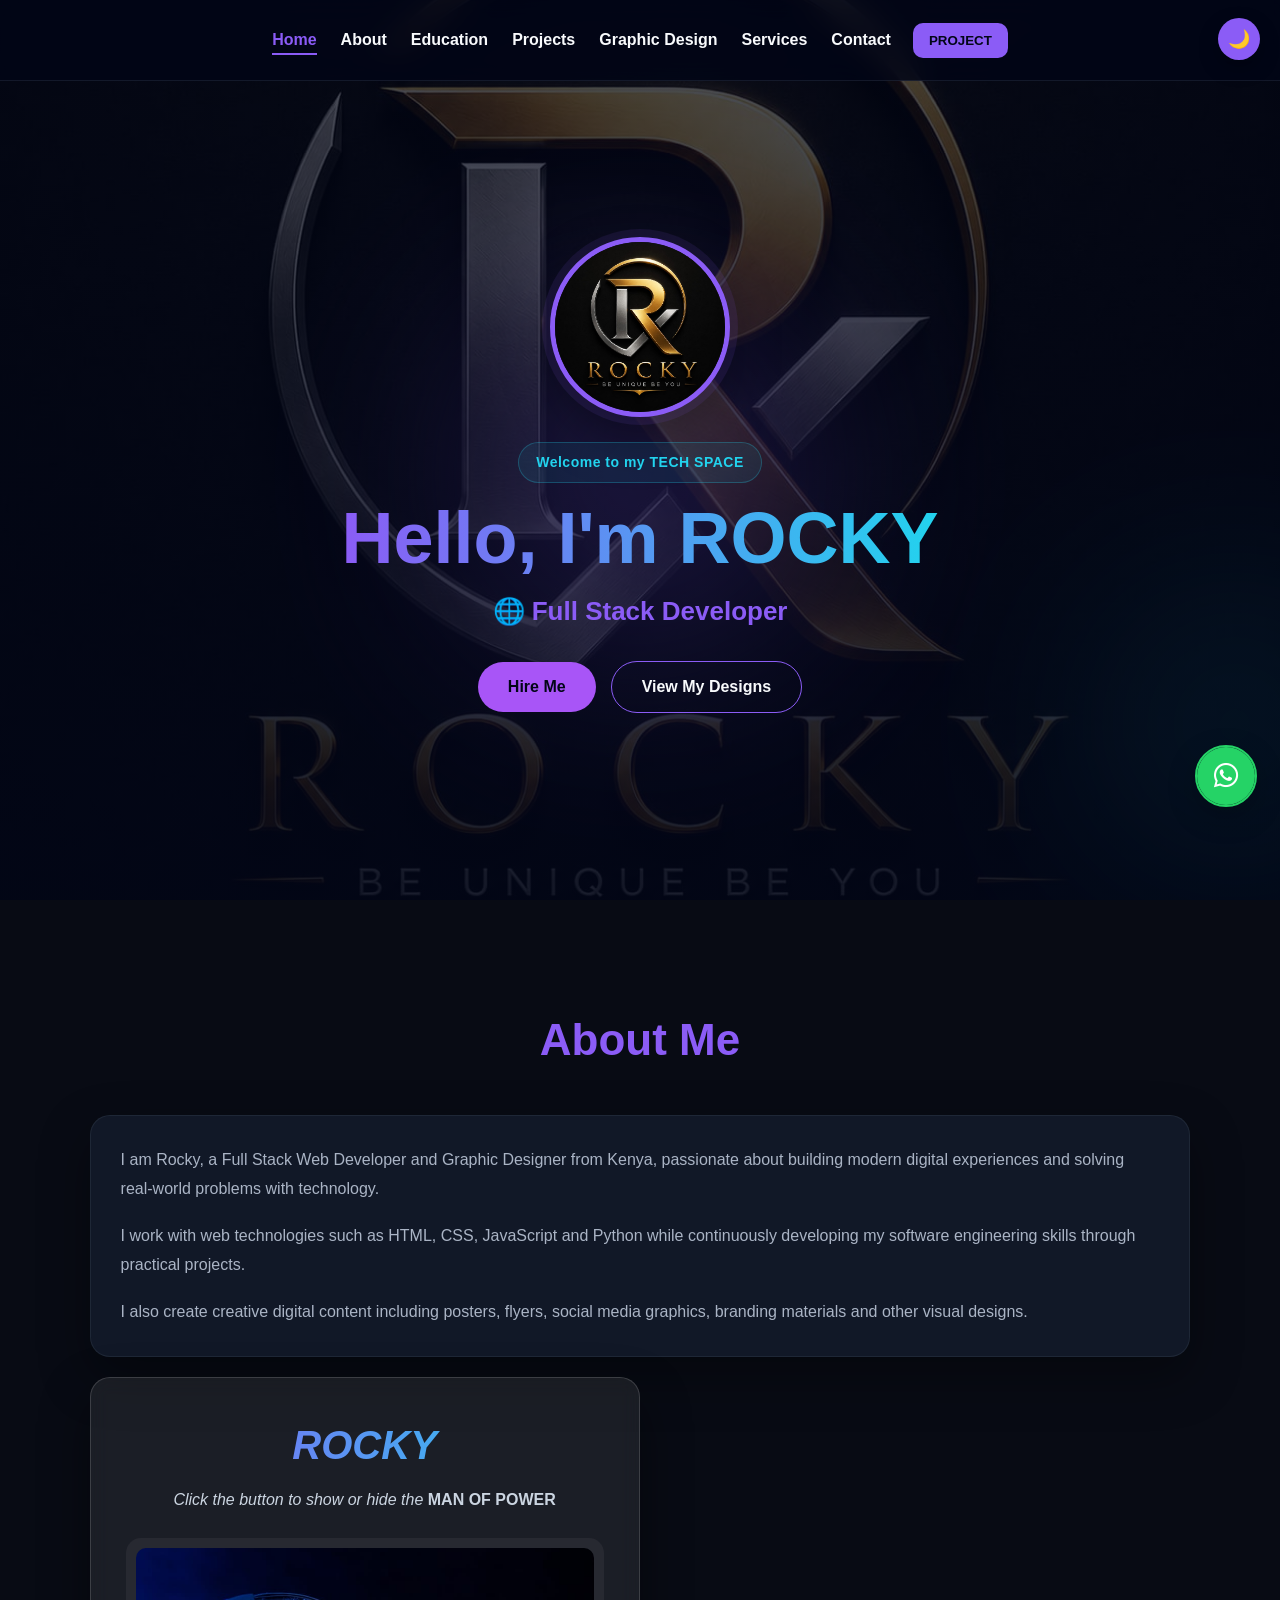
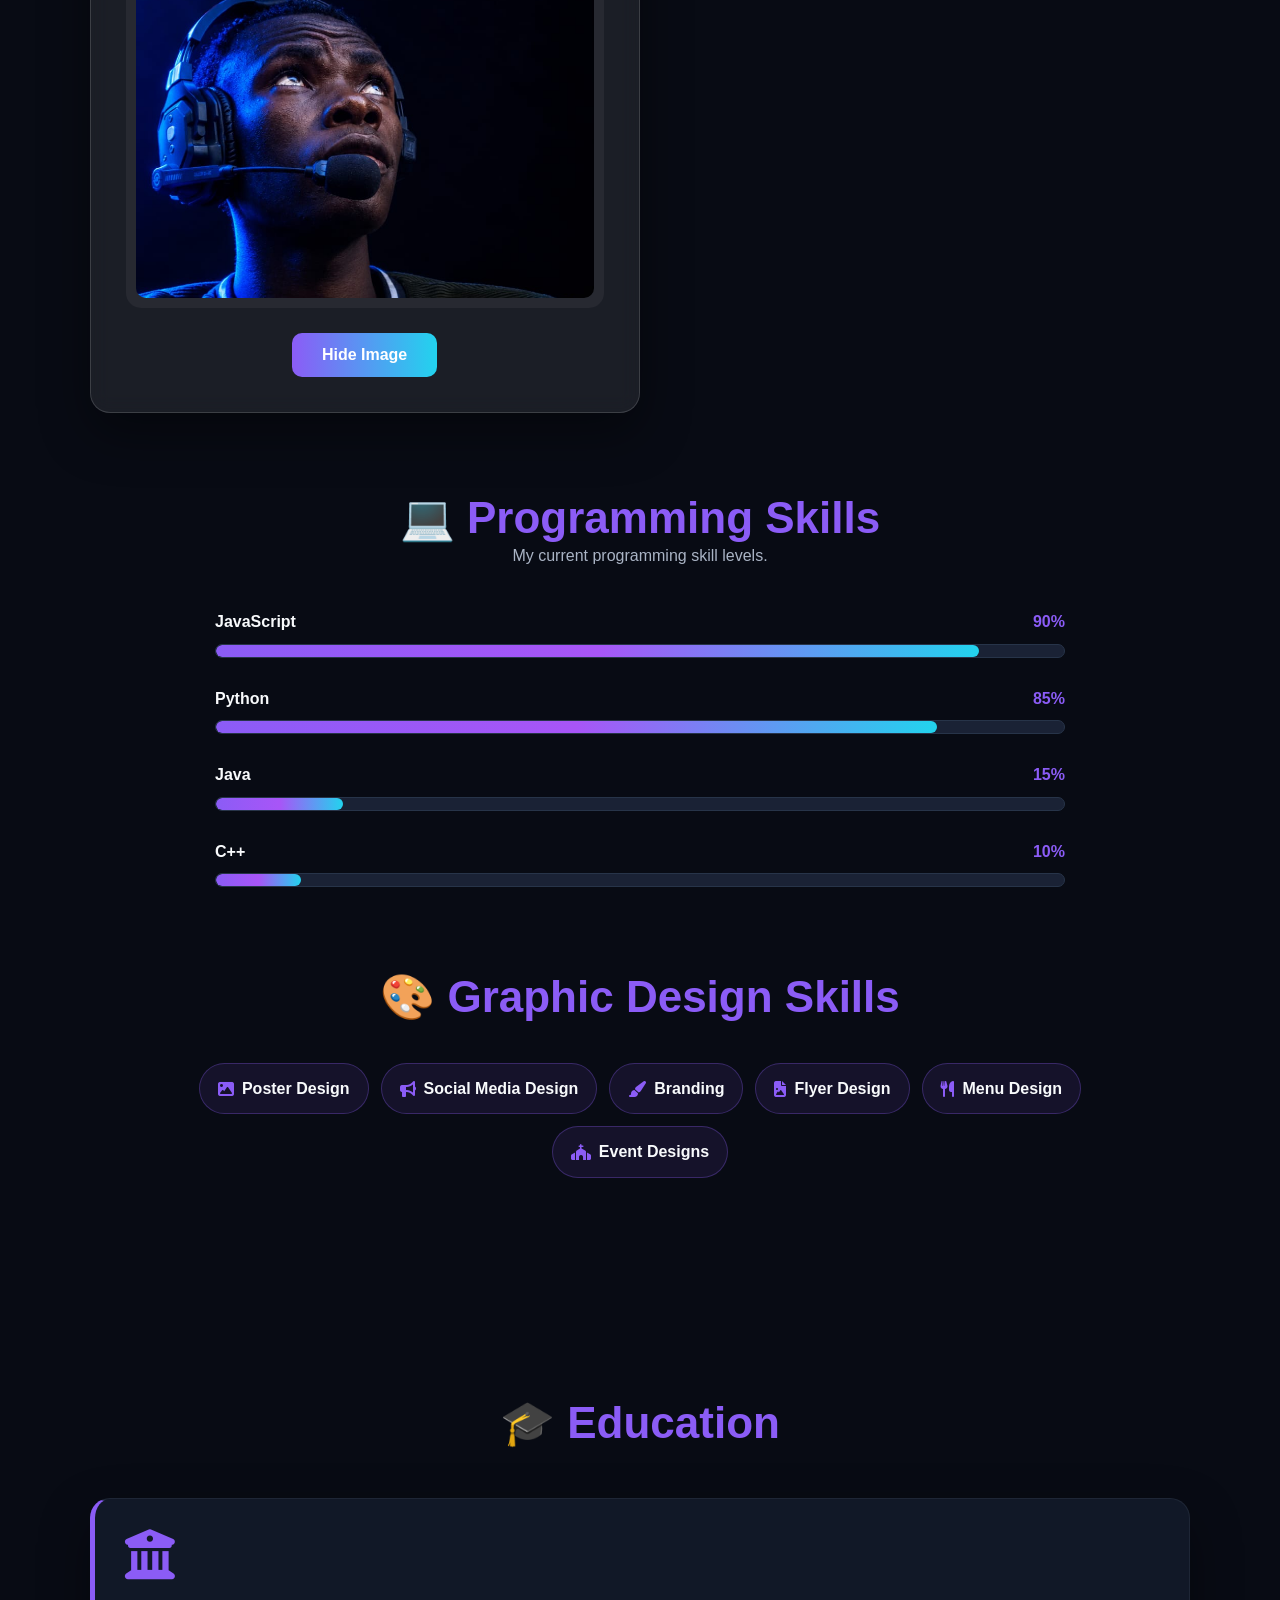
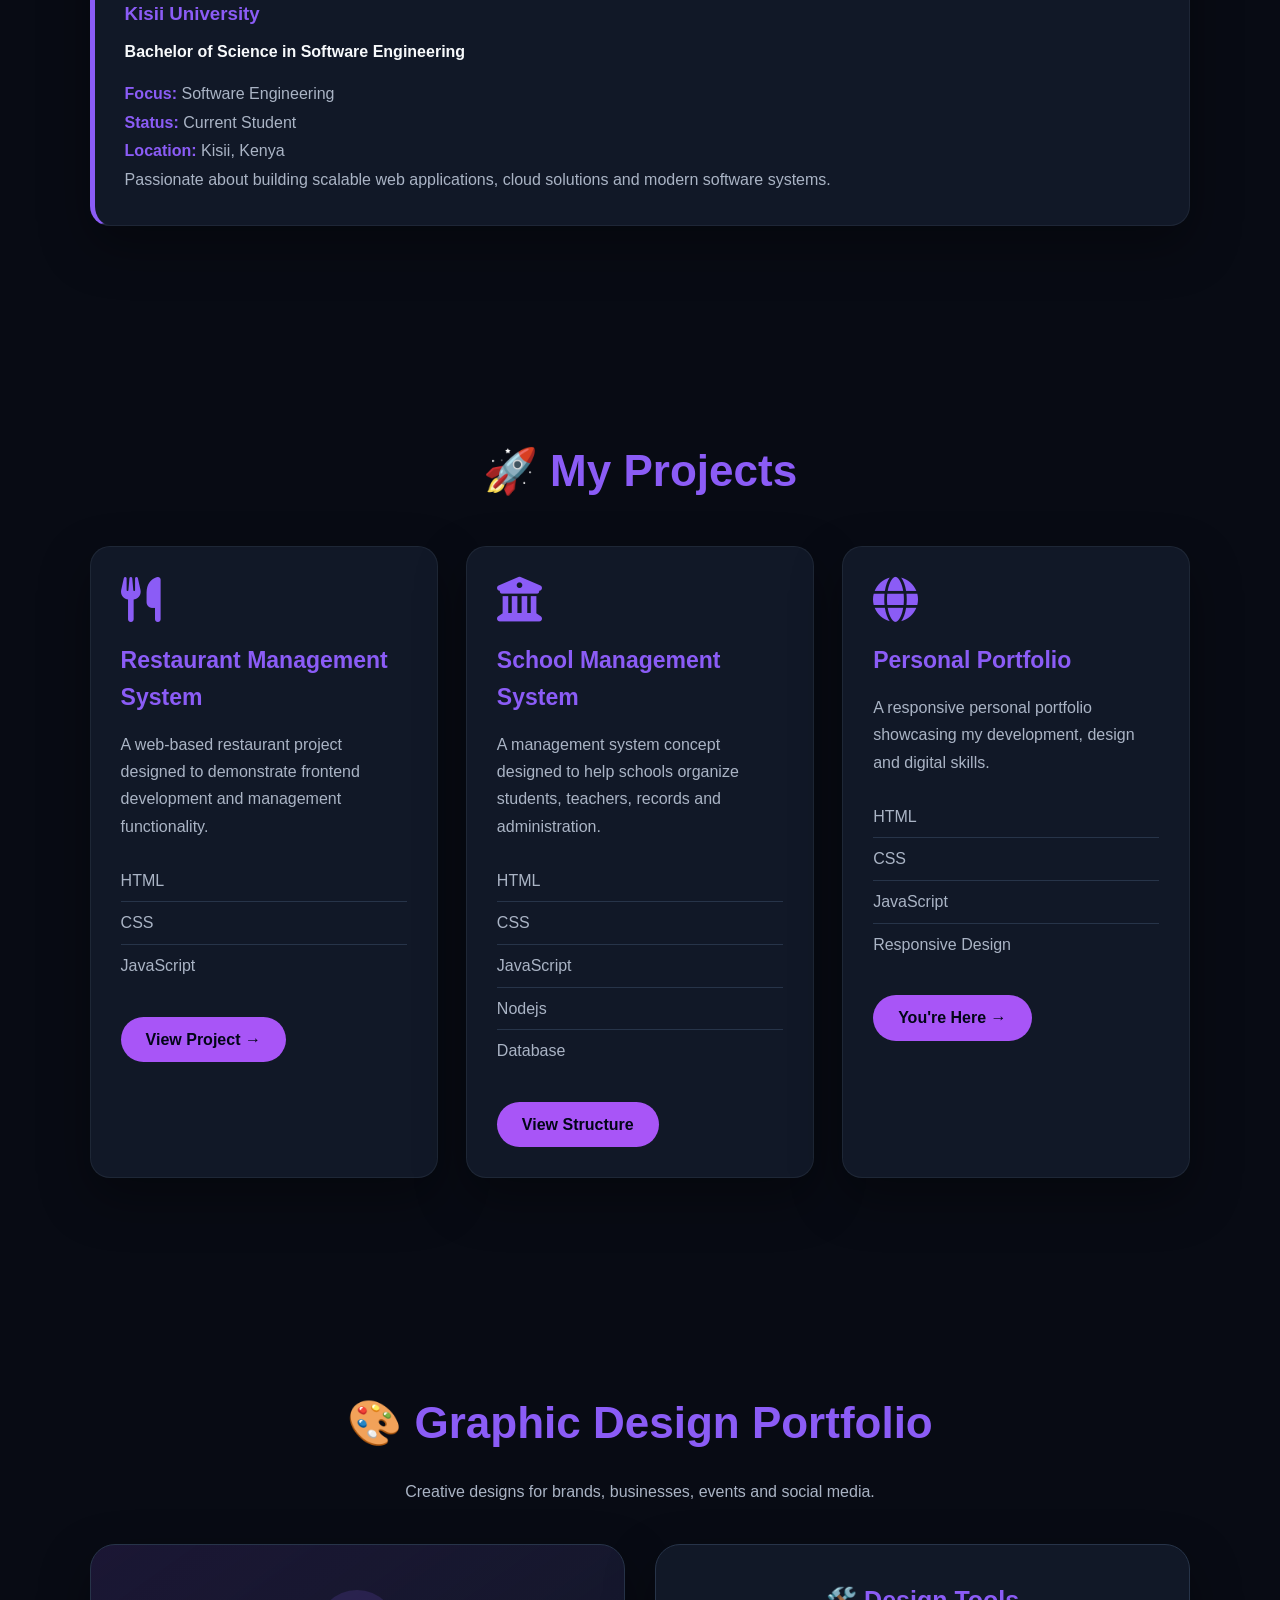
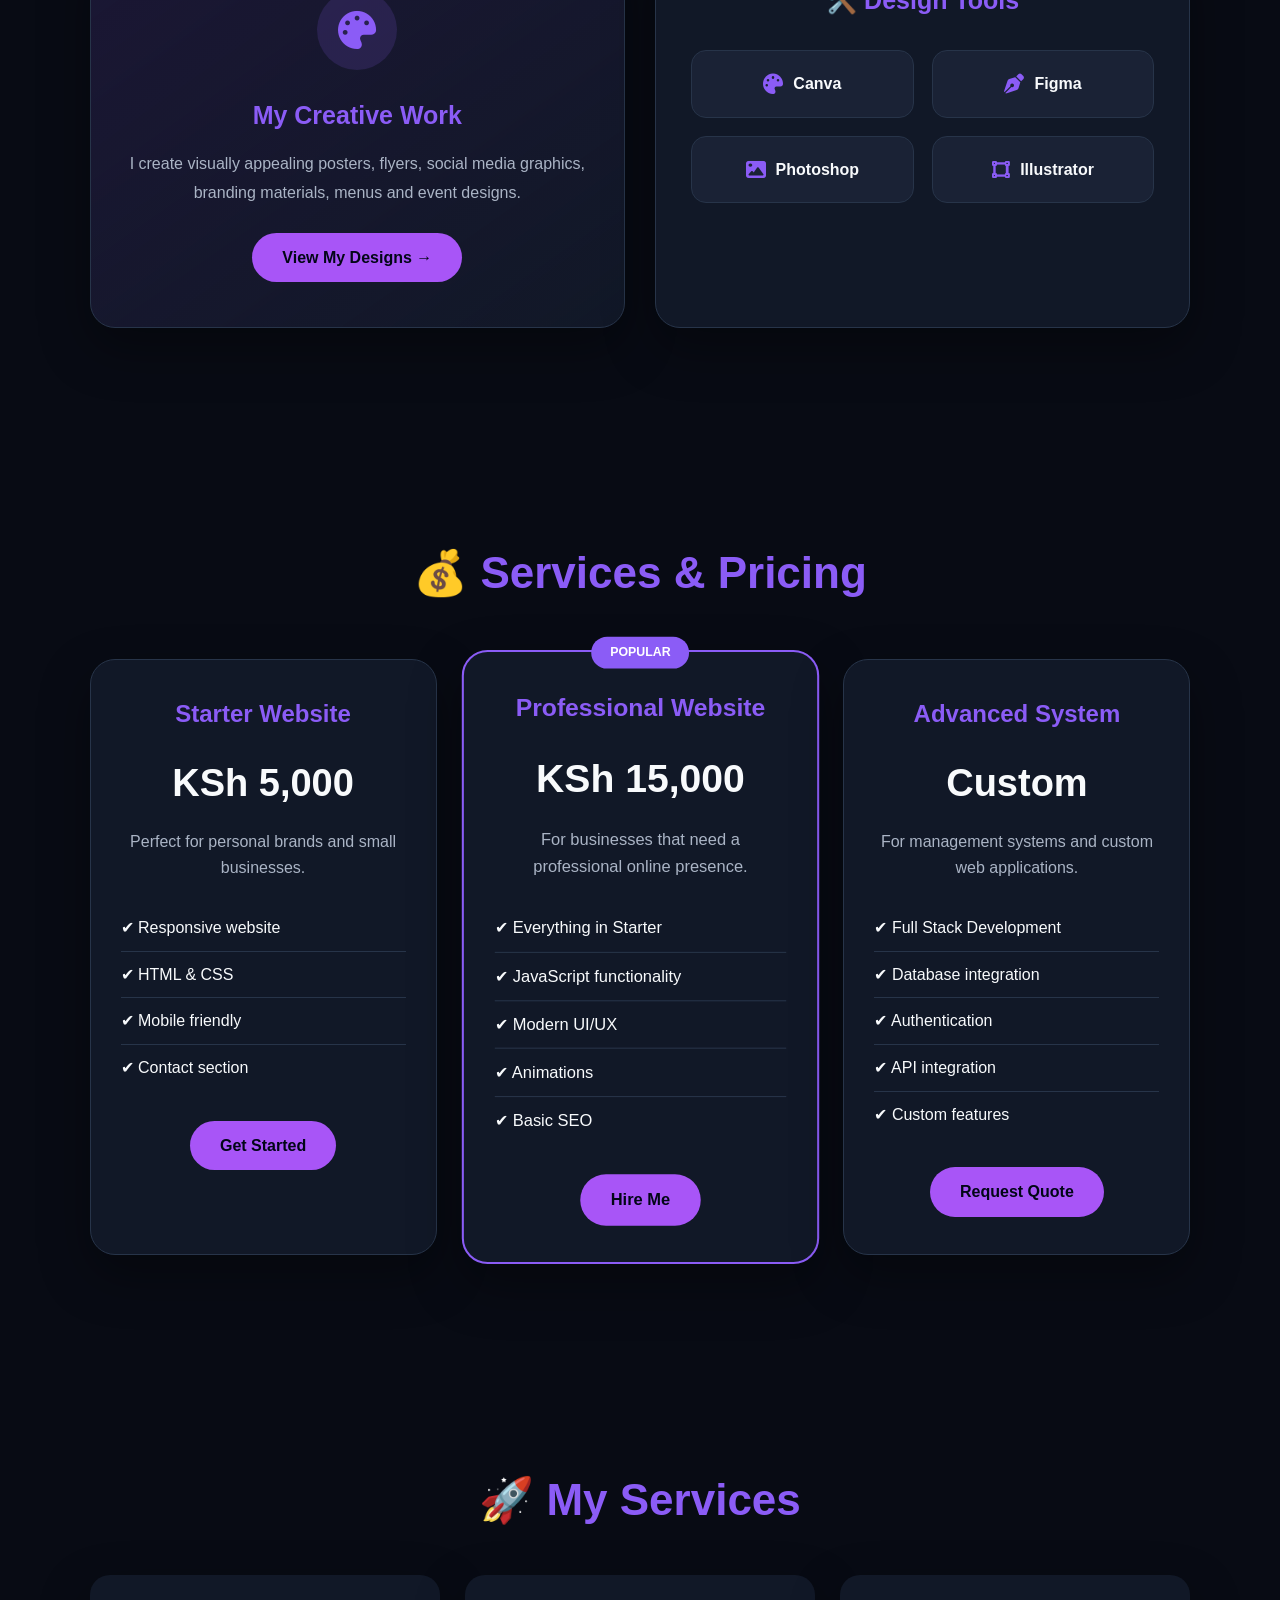
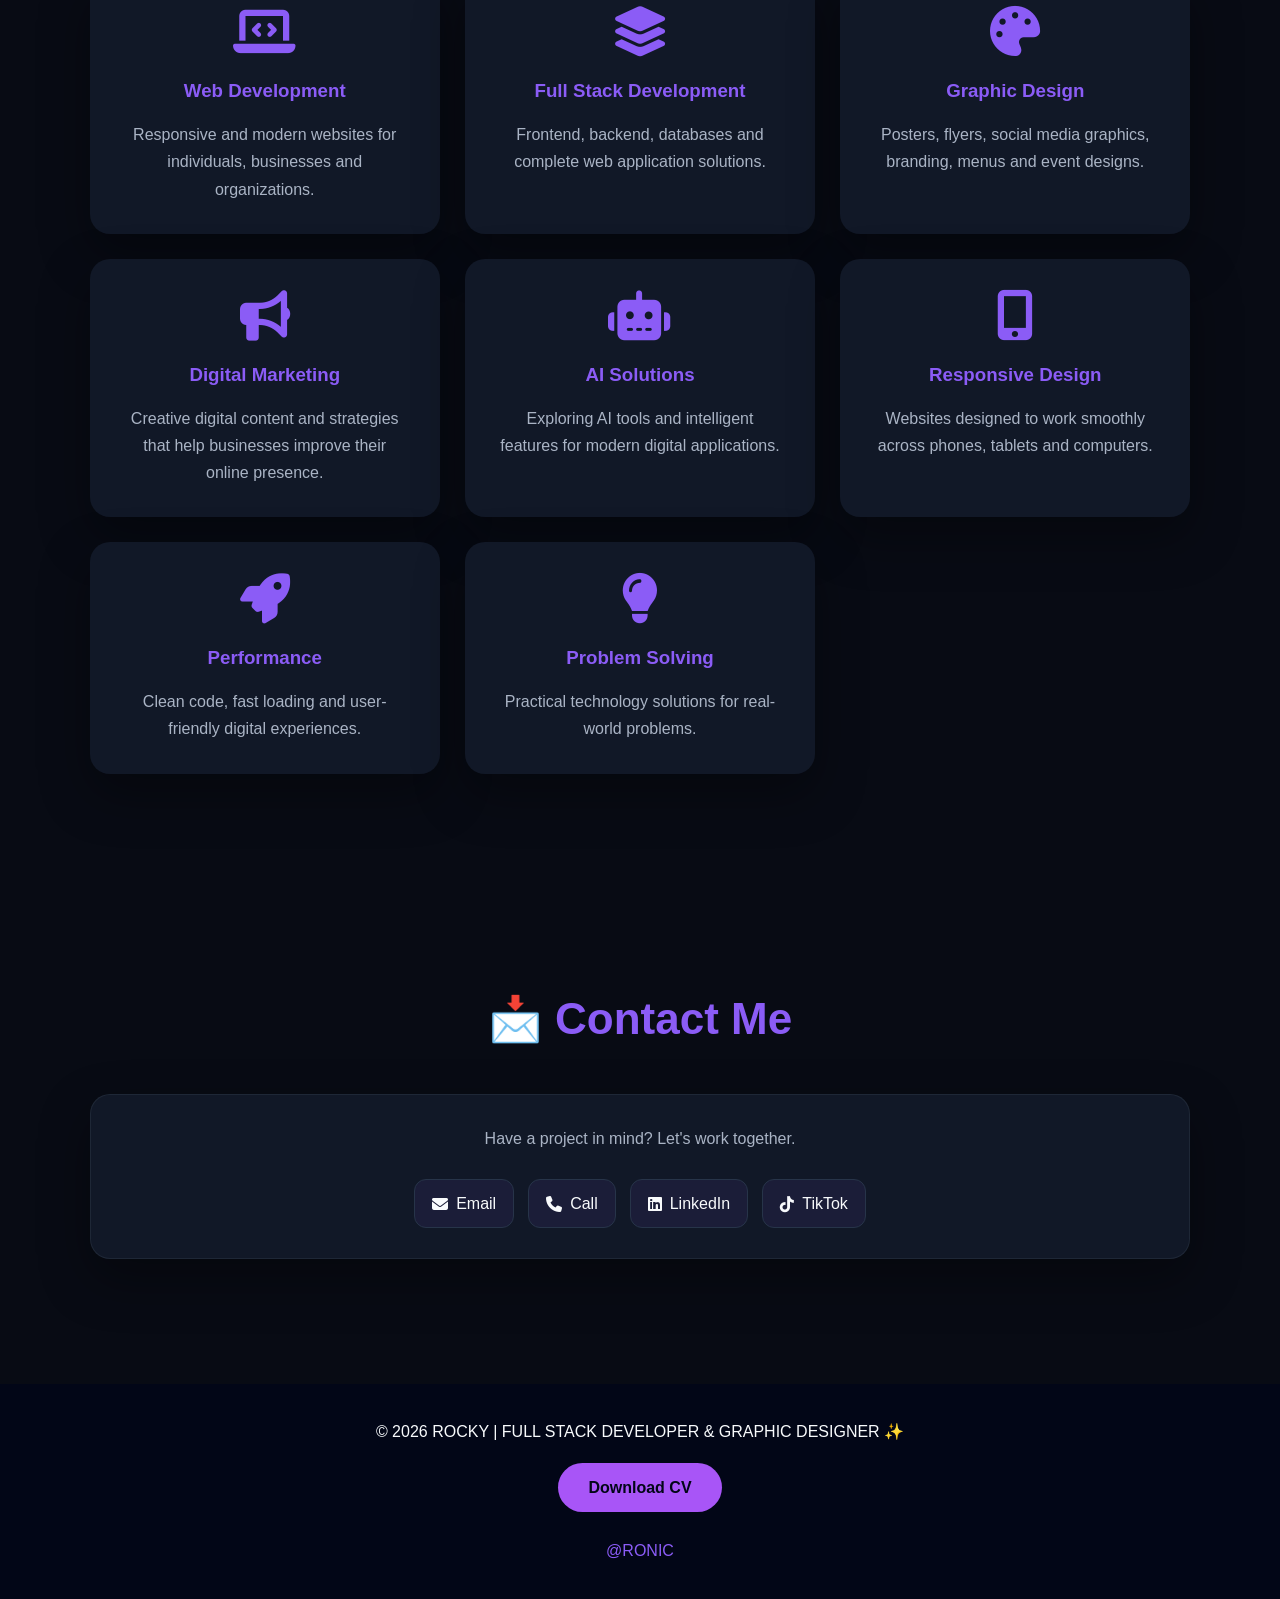
<file: index.html>
<!DOCTYPE html>
<html lang="en">

<head>
    <meta charset="UTF-8">
    <meta name="viewport" content="width=device-width, initial-scale=1.0">

    <!-- Google Analytics -->
    <script async src="https://www.googletagmanager.com/gtag/js?id=G-14SMLWLQD7"></script>
    <script>
        window.dataLayer = window.dataLayer || [];

        function gtag() {
            dataLayer.push(arguments);
        }

        gtag('js', new Date());
        gtag('config', 'G-14SMLWLQD7');
    </script>

    <!-- Font Awesome -->
    <link rel="stylesheet"
        href="https://cdnjs.cloudflare.com/ajax/libs/font-awesome/6.7.2/css/all.min.css">

    <!-- CSS -->
    <link rel="stylesheet" href="style.css">

    <title>ROCKY | TECH SPACE</title>

<link rel="manifest" href="manifest.json">

<meta name="theme-color" content="#8b5cf6">

<meta name="mobile-web-app-capable" content="yes">

<meta name="apple-mobile-web-app-capable" content="yes">

<meta name="apple-mobile-web-app-status-bar-style" content="black-translucent">

<meta name="apple-mobile-web-app-title" content="Rocky Tech">


</head>

<body>

    <!-- ============================= -->
    <!-- NAVIGATION -->
    <!-- ============================= -->

    <header>
        <nav>

            <button id="menuBtn" class="menu-btn" aria-label="Open navigation">
                <i class="fas fa-bars"></i>
            </button>

            <ul id="navLinks">

                <li>
                    <a href="#home">Home</a>
                </li>

                <li>
                    <a href="#about">About</a>
                </li>

                <li>
                    <a href="#education">Education</a>
                </li>

                <li>
                    <a href="#projects">Projects</a>
                </li>

                <li>
                    <a href="#graphic-design">Graphic Design</a>
                </li>

                <li>
                    <a href="#services">Services</a>
                </li>

                <li>
                    <a href="#contact">Contact</a>
                </li>

            </ul>

            <!-- Sample Projects -->
            <div class="dropdown">

                <button>
                    PROJECT
                </button>

                <div>

                    <a href="restaurant.html">
                        RESTAURANT MANAGEMENT SYSTEM
                    </a>

                </div>

            </div>

            <!-- Theme -->
            <button id="themeBtn"
                class="theme-btn"
                aria-label="Switch to light mode">
                🌙
            </button>

        </nav>
    </header>


    <!-- ============================= -->
    <!-- HERO -->
    <!-- ============================= -->

    <section class="hero" id="home">

        <img
            src="logo.jpeg"
            alt="Rocky Profile"
            class="profile"
        >

        <div class="hero-content">

            <span class="hero-tag">
                Welcome to my TECH SPACE
            </span>

            <h1>
                Hello, I'm <span>ROCKY</span>
            </h1>

            <p id="typingText"></p>

            <div class="hero-buttons">

                <a href="#contact" class="btn">
                    Hire Me
                </a>

                <a href="#graphic-design" class="btn secondary-btn">
                    View My Designs
                </a>

            </div>

        </div>

    </section>


    <!-- ============================= -->
    <!-- ABOUT -->
    <!-- ============================= -->

    <section id="about">

        <h2>
            About Me
        </h2>

        <div class="card about-card">

            <p>
                I am Rocky, a Full Stack Web Developer and Graphic Designer
                from Kenya, passionate about building modern digital
                experiences and solving real-world problems with technology.
            </p>

            <p>
                I work with web technologies such as HTML, CSS, JavaScript
                and Python while continuously developing my software
                engineering skills through practical projects.
            </p>

            <p>
                I also create creative digital content including posters,
                flyers, social media graphics, branding materials and
                other visual designs.
            </p>

        </div>

       <!-- Image section --> 
        <main class="container">

        <I><h1>ROCKY</h1></I>

        <p class="description">
             <I>Click the button to show or hide the </I><B>MAN OF POWER</B>
        </p>

        <div class="image-card">
            <img 
                src="rocky.png" 
                alt="Rocky image"
                id="image"
            >
        </div>

        <button id="button" type="button">
            Hide Image
        </button>

    </main>
        <!-- ============================= -->
        <!-- PROGRAMMING SKILLS -->
        <!-- ============================= -->

        <div class="skills-section">

            <h2>
                💻 Programming Skills
            </h2>

            <p class="section-intro">
                My current programming skill levels.
            </p>


            <div class="skill">

                <div class="skill-info">
                    <span>JavaScript</span>
                    <span>90%</span>
                </div>

                <div class="skill-bar">
                    <div
                        class="skill-progress"
                        data-skill="90">
                    </div>
                </div>

            </div>


            <div class="skill">

                <div class="skill-info">
                    <span>Python</span>
                    <span>85%</span>
                </div>

                <div class="skill-bar">
                    <div
                        class="skill-progress"
                        data-skill="85">
                    </div>
                </div>

            </div>


            <div class="skill">

                <div class="skill-info">
                    <span>Java</span>
                    <span>15%</span>
                </div>

                <div class="skill-bar">
                    <div
                        class="skill-progress"
                        data-skill="15">
                    </div>
                </div>

            </div>


            <div class="skill">

                <div class="skill-info">
                    <span>C++</span>
                    <span>10%</span>
                </div>

                <div class="skill-bar">
                    <div
                        class="skill-progress"
                        data-skill="10">
                    </div>
                </div>

            </div>

        </div>


        <!-- ============================= -->
        <!-- DESIGN SKILLS -->
        <!-- ============================= -->

        <div class="design-skills">

            <h2>
                🎨 Graphic Design Skills
            </h2>

            <div class="skill-tags">

                <span>
                    <i class="fas fa-image"></i>
                    Poster Design
                </span>

                <span>
                    <i class="fas fa-bullhorn"></i>
                    Social Media Design
                </span>

                <span>
                    <i class="fas fa-paint-brush"></i>
                    Branding
                </span>

                <span>
                    <i class="fas fa-file-image"></i>
                    Flyer Design
                </span>

                <span>
                    <i class="fas fa-utensils"></i>
                    Menu Design
                </span>

                <span>
                    <i class="fas fa-church"></i>
                    Event Designs
                </span>

            </div>

        </div>

    </section>


    <!-- ============================= -->
    <!-- EDUCATION -->
    <!-- ============================= -->

    <section id="education">

        <h2>
            🎓 Education
        </h2>

        <div class="education">

            <div class="education-card">

                <i class="fas fa-university"></i>

                <h3>
                    Kisii University
                </h3>

                <h4>
                    Bachelor of Science in Software Engineering
                </h4>

                <p>
                    <span>Focus:</span>
                    Software Engineering
                </p>

                <p>
                    <span>Status:</span>
                    Current Student
                </p>

                <p>
                    <span>Location:</span>
                    Kisii, Kenya
                </p>

                <p>
                    Passionate about building scalable web applications,
                    cloud solutions and modern software systems.
                </p>

            </div>

        </div>

    </section>


    <!-- ============================= -->
    <!-- PROJECTS -->
    <!-- ============================= -->

    <section id="projects">

        <h2>
            🚀 My Projects
        </h2>

        <div class="projects">

            <div class="project-card">

                <i class="fas fa-utensils project-icon"></i>

                <h3>
                    Restaurant Management System
                </h3>

                <p>
                    A web-based restaurant project designed to demonstrate
                    frontend development and management functionality.
                </p>

                <ul>
                    <li>HTML</li>
                    <li>CSS</li>
                    <li>JavaScript</li>
                </ul>

                <a href="restaurant.html" class="view-btn">
                    View Project →
                </a>

            </div>


            <div class="project-card">

                <i class="fas fa-university project-icon"></i>

                <h3>
                    School Management System
                </h3>

                <p>
                    A management system concept designed to help schools
                    organize students, teachers, records and administration.
                </p>

                <ul>
                    <li>HTML</li>
                    <li>CSS</li>
                    <li>JavaScript</li>
                    <li>Nodejs</li>
                    <li>Database</li>
                </ul>

                <a href="https://ochiengronic-vr.github.io/smis/" class="view-btn">
                    View Structure
                </a>

            </div>


            <div class="project-card">

                <i class="fas fa-globe project-icon"></i>

                <h3>
                    Personal Portfolio
                </h3>

                <p>
                    A responsive personal portfolio showcasing my development,
                    design and digital skills.
                </p>

                <ul>
                    <li>HTML</li>
                    <li>CSS</li>
                    <li>JavaScript</li>
                    <li>Responsive Design</li>
                </ul>

                <a href="#home" class="view-btn">
                    You're Here →
                </a>

            </div>

        </div>

    </section>


    <!-- ============================= -->
    <!-- GRAPHIC DESIGN -->
    <!-- ============================= -->

    <section id="graphic-design">

        <h2>
            🎨 Graphic Design Portfolio
        </h2>

        <p class="section-intro">
            Creative designs for brands, businesses, events and social media.
        </p>


        <div class="design-content">


            <!-- DESIGN INTRO -->

            <div class="design-card">

                <div class="design-icon">
                    <i class="fas fa-palette"></i>
                </div>

                <h3>
                    My Creative Work
                </h3>

                <p>
                    I create visually appealing posters, flyers, social media
                    graphics, branding materials, menus and event designs.
                </p>

                <a
                    href="PASTE-YOUR-CANVA-LINK-HERE"
                    target="_blank"
                    rel="noopener noreferrer"
                    class="btn"
                >
                    View My Designs →
                </a>

            </div>


            <!-- DESIGN TOOLS -->

            <div class="design-tools">

                <h3>
                    🛠️ Design Tools
                </h3>

                <div class="tools">

                    <span>
                        <i class="fas fa-palette"></i>
                        Canva
                    </span>

                    <span>
                        <i class="fas fa-pen-nib"></i>
                        Figma
                    </span>

                    <span>
                        <i class="fas fa-image"></i>
                        Photoshop
                    </span>

                    <span>
                        <i class="fas fa-vector-square"></i>
                        Illustrator
                    </span>

                </div>

            </div>

        </div>

    </section>


    <!-- ============================= -->
    <!-- PRICING -->
    <!-- ============================= -->

    <section id="pricing">

        <h2>
            💰 Services & Pricing
        </h2>

        <div class="pricing">


            <div class="pricing-card">

                <h3>
                    Starter Website
                </h3>

                <div class="price">
                    KSh 5,000
                </div>

                <p>
                    Perfect for personal brands and small businesses.
                </p>

                <ul>
                    <li>✔ Responsive website</li>
                    <li>✔ HTML & CSS</li>
                    <li>✔ Mobile friendly</li>
                    <li>✔ Contact section</li>
                </ul>

                <a href="#contact" class="btn">
                    Get Started
                </a>

            </div>


            <div class="pricing-card featured">

                <div class="popular">
                    POPULAR
                </div>

                <h3>
                    Professional Website
                </h3>

                <div class="price">
                    KSh 15,000
                </div>

                <p>
                    For businesses that need a professional online presence.
                </p>

                <ul>
                    <li>✔ Everything in Starter</li>
                    <li>✔ JavaScript functionality</li>
                    <li>✔ Modern UI/UX</li>
                    <li>✔ Animations</li>
                    <li>✔ Basic SEO</li>
                </ul>

                <a href="#contact" class="btn">
                    Hire Me
                </a>

            </div>


            <div class="pricing-card">

                <h3>
                    Advanced System
                </h3>

                <div class="price">
                    Custom
                </div>

                <p>
                    For management systems and custom web applications.
                </p>

                <ul>
                    <li>✔ Full Stack Development</li>
                    <li>✔ Database integration</li>
                    <li>✔ Authentication</li>
                    <li>✔ API integration</li>
                    <li>✔ Custom features</li>
                </ul>

                <a href="#contact" class="btn">
                    Request Quote
                </a>

            </div>

        </div>

    </section>


    <!-- ============================= -->
    <!-- SERVICES -->
    <!-- ============================= -->

    <section id="services">

        <h2>
            🚀 My Services
        </h2>

        <div class="services">


            <div class="service-card">

                <i class="fas fa-laptop-code"></i>

                <h3>
                    Web Development
                </h3>

                <p>
                    Responsive and modern websites for individuals,
                    businesses and organizations.
                </p>

            </div>


            <div class="service-card">

                <i class="fas fa-layer-group"></i>

                <h3>
                    Full Stack Development
                </h3>

                <p>
                    Frontend, backend, databases and complete web
                    application solutions.
                </p>

            </div>


            <div class="service-card">

                <i class="fas fa-palette"></i>

                <h3>
                    Graphic Design
                </h3>

                <p>
                    Posters, flyers, social media graphics, branding,
                    menus and event designs.
                </p>

            </div>


            <div class="service-card">

                <i class="fas fa-bullhorn"></i>

                <h3>
                    Digital Marketing
                </h3>

                <p>
                    Creative digital content and strategies that help
                    businesses improve their online presence.
                </p>

            </div>


            <div class="service-card">

                <i class="fas fa-robot"></i>

                <h3>
                    AI Solutions
                </h3>

                <p>
                    Exploring AI tools and intelligent features for
                    modern digital applications.
                </p>

            </div>


            <div class="service-card">

                <i class="fas fa-mobile-alt"></i>

                <h3>
                    Responsive Design
                </h3>

                <p>
                    Websites designed to work smoothly across phones,
                    tablets and computers.
                </p>

            </div>


            <div class="service-card">

                <i class="fas fa-rocket"></i>

                <h3>
                    Performance
                </h3>

                <p>
                    Clean code, fast loading and user-friendly
                    digital experiences.
                </p>

            </div>


            <div class="service-card">

                <i class="fas fa-lightbulb"></i>

                <h3>
                    Problem Solving
                </h3>

                <p>
                    Practical technology solutions for real-world
                    problems.
                </p>

            </div>

        </div>

    </section>


    <!-- ============================= -->
    <!-- CONTACT -->
    <!-- ============================= -->

    <section id="contact">

        <h2>
            📩 Contact Me
        </h2>

        <div class="card">

            <p class="contact-intro">
                Have a project in mind? Let's work together.
            </p>

            <div class="contact-links">

                <a href="mailto:ochiengronic@gmail.com">
                    <i class="fas fa-envelope"></i>
                    Email
                </a>

                <a href="tel:+254701186176">
                    <i class="fas fa-phone"></i>
                    Call
                </a>

                <a
                    href="https://www.linkedin.com/in/ronic-ochieng-1ab3a823/"
                    target="_blank"
                    rel="noopener noreferrer"
                >
                    <i class="fab fa-linkedin"></i>
                    LinkedIn
                </a>

                <a
                    href="https://vm.tiktok.com/ZS9SYJoGpxoc5-n78Pu/"
                    target="_blank"
                    rel="noopener noreferrer"
                >
                    <i class="fab fa-tiktok"></i>
                    TikTok
                </a>

            </div>

        </div>

    </section>


    <!-- ============================= -->
    <!-- FOOTER -->
    <!-- ============================= -->

    <footer>

        <p>
            © <span id="currentYear"></span>
            ROCKY | FULL STACK DEVELOPER & GRAPHIC DESIGNER ✨
        </p>

        <a
            href="cv.pdf"
            download
            class="btn"
        >
            Download CV
        </a>

        <br><br>

        <a href="https://maliwave.com">
            @RONIC
        </a>

    </footer>


    <!-- BACK TO TOP -->

    <button id="topBtn" aria-label="Back to top">
        ↑
    </button>

<a
    href="https://wa.me/254701186176?text=Hello%20Rocky%2C%20I%20visited%20your%20portfolio"
    class="whatsapp-btn"
    target="_blank"
    rel="noopener noreferrer"
>
    <i class="fa-brands fa-whatsapp"></i>
</a>

    <!-- JavaScript -->
    <script src="script.js"></script>
</body>
</html>
</file>
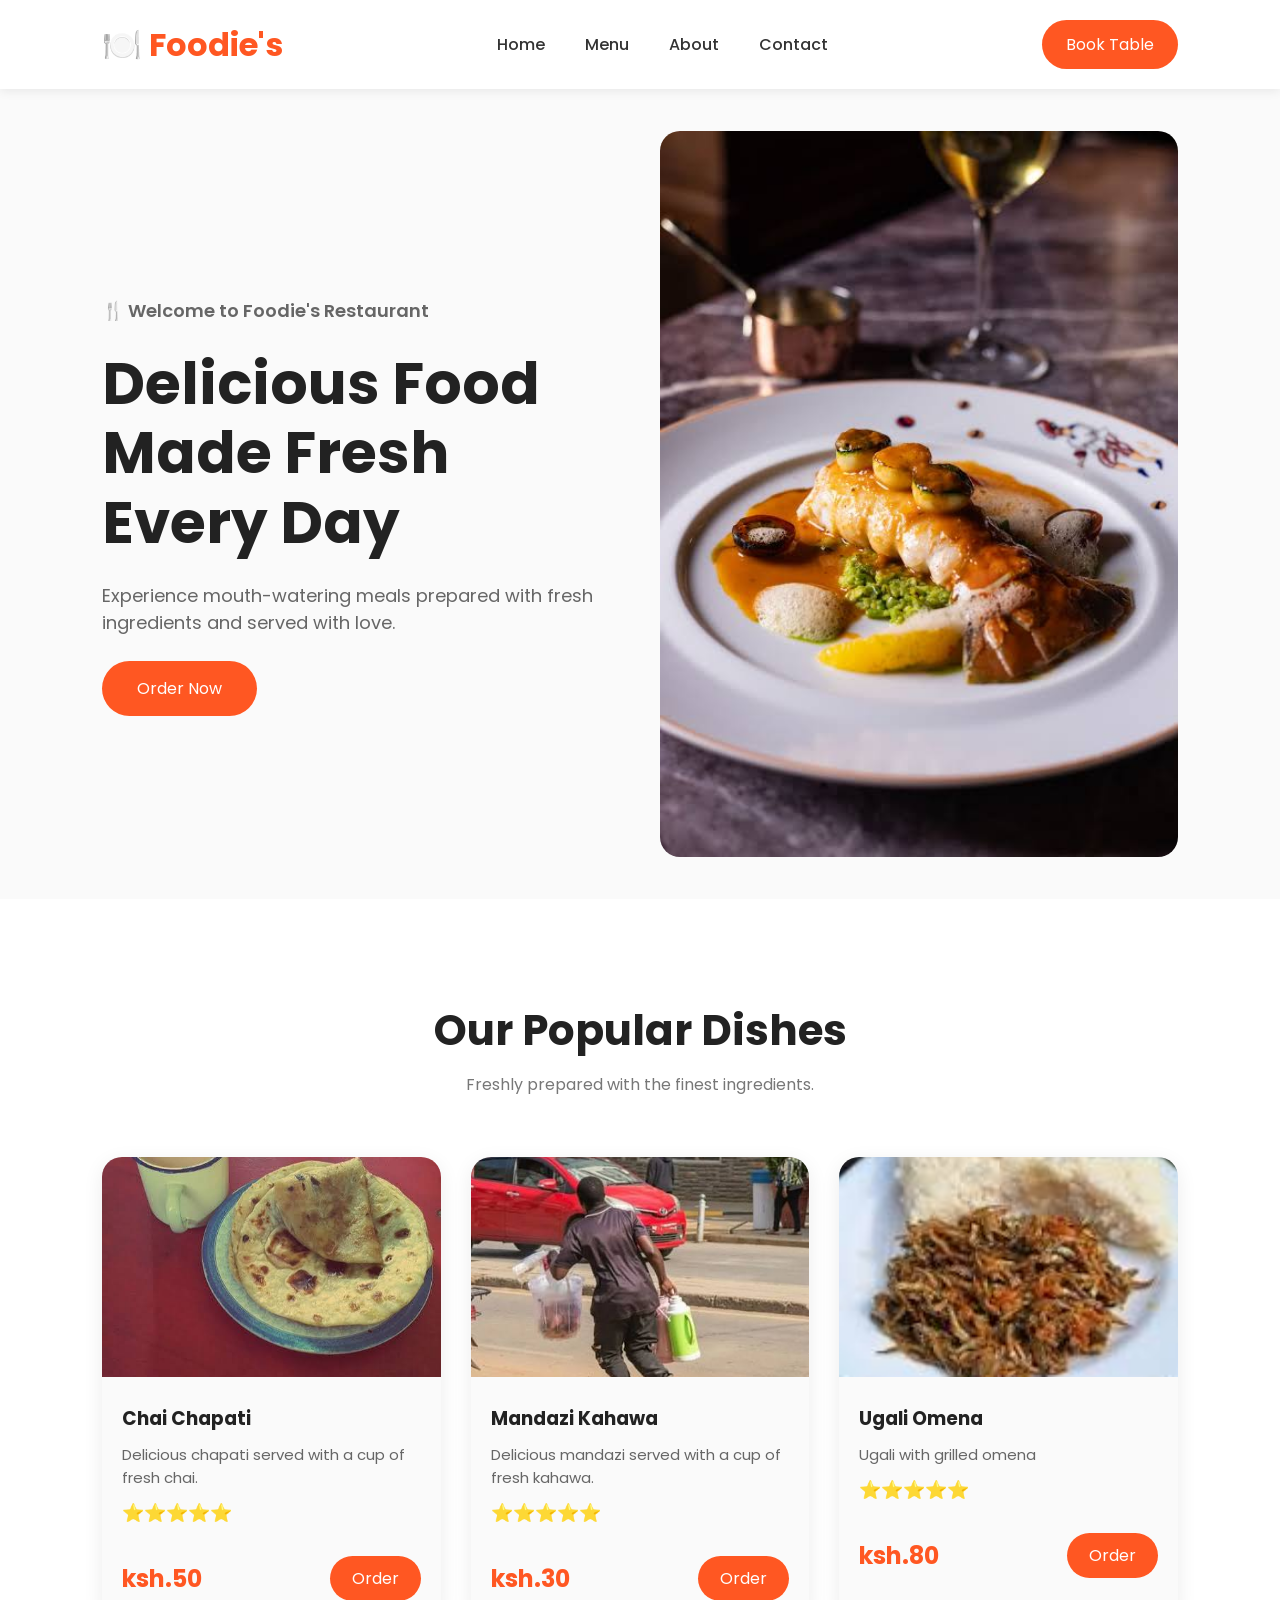
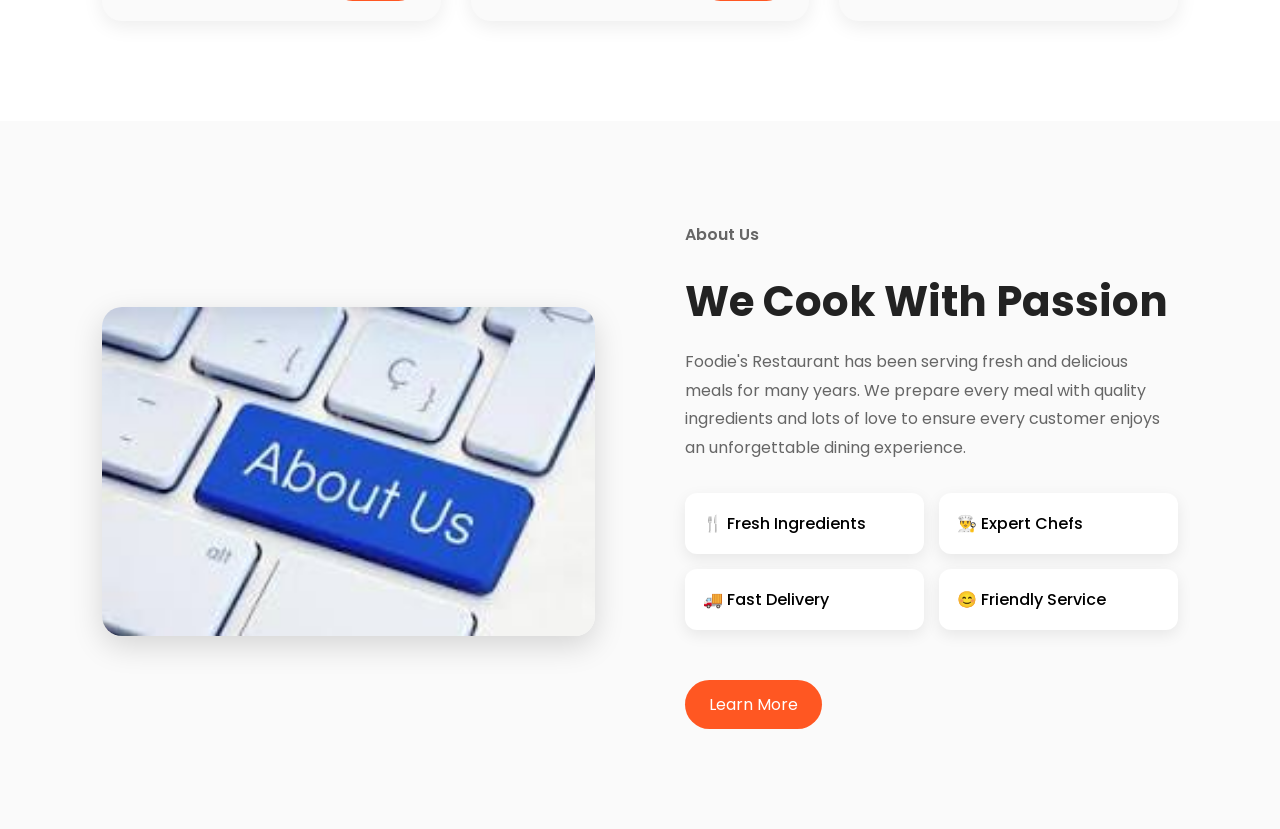
<file: restaurant.html>
<!DOCTYPE html>
<html lang="en">
<head>
    <meta charset="UTF-8">
    <meta name="viewport" content="width=device-width, initial-scale=1.0">
    <!-- Google Font -->
    <link rel="preconnect" href="https://fonts.googleapis.com">
    <link rel="preconnect" href="https://fonts.gstatic.com" crossorigin>
    <link href="https://fonts.googleapis.com/css2?family=Poppins:wght@300;400;500;600;700&display=swap" rel="stylesheet">

    <title>Foodie's Restaurant</title>
</head>
<style>*{
    margin:0;
    padding:0;
    box-sizing:border-box;
}
html{
    scroll-behavior:smooth;
}

body{
    font-family:'Poppins',sans-serif;
    background:#fafafa;
}
header{
    width:100%;
    padding:20px 8%;
    position:sticky;
    top:0;
    background:#fff;
    z-index:1000;
    box-shadow:0 2px 10px rgba(0,0,0,.08);
}
nav{
    display:flex;
    justify-content:space-between;
    align-items:center;
}

.logo{
    font-size:32px;
    font-weight:700;
    color:#ff5722;
}

nav ul{
    display:flex;
    list-style:none;
}

nav ul li{
    margin:0 20px;
}

nav ul li a{
    text-decoration:none;
    color:#333;
    font-weight:500;
    transition:0.3s;
}

nav ul li a:hover{
    color:#ff5722;
}

.btn{
    text-decoration:none;
    background:#ff5722;
    color:white;
    padding:12px 24px;
    border-radius:30px;
    transition:0.3s;
}

.btn:hover{
    background:#e64a19;
    transform: translateY(-3px);
    box-shadow: 0 10px 20px rgba(255,87,34,0.3);
}
.hero{
    min-height:90vh;
    display:flex;
    justify-content:space-between;
    align-items:center;
    padding:0 8%;
    flex-direction:row;
}
.hero-text{
    flex:1;
    padding-right:40px;
}

.hero-text h1{
    font-size:58px;
    line-height:1.2;
    color:#222;
}

.hero-text p{
    margin:25px 0;
    color:#666;
    font-size:18px;
}

.order-btn{
    display:inline-block;
    text-decoration:none;
    background:#ff5722;
    color:white;
    padding:15px 35px;
    border-radius:30px;
    transition:.3s;
}

.order-btn:hover{
    background:#e64a19;
    transform: translateY(-3px);
    box-shadow: 0 10px 20px rgba(255,87,34,.3);
}
.hero-image{
    flex:1;
    display:flex;
    justify-content:center;
}
.hero-image img{
    width:100%;
    max-width:550px;
    border-radius:20px;
}
.tag{
    color:#ff5722;
    font-weight:600;
    margin-bottom:15px;
}
@media(max-width:768px){

.hero{
    flex-direction:column;
    text-align:center;
}

.hero-text,
.hero-image{
    width:100%;
    flex:1;
}

.hero-text h1{
    font-size:40px;
    line-height:50px;
}
.about{
    flex-direction:column;
    text-align:center;
}

.about-features{
    grid-template-columns:1fr;
}

nav{
    flex-direction:column;
    gap:20px;
}

nav ul{
    flex-direction:column;
    text-align:center;
    gap:15px;
}

}
/* ===============================
   POPULAR DISHES
================================= */

.dishes{
    padding:100px 8%;
    background:#fff;
}

.section-title{
    text-align:center;
    margin-bottom:60px;
}

.section-title h2{
    font-size:42px;
    color:#222;
}

.section-title p{
    color:#777;
    margin-top:10px;
}

.dish-container{
    display:grid;
    grid-template-columns:repeat(auto-fit,minmax(280px,1fr));
    gap:30px;
}

.dish-card{
    background:#fafafa;
    border-radius:20px;
    overflow:hidden;
    box-shadow:0 5px 20px rgba(0,0,0,.08);
    transition:.4s;
}

.dish-card:hover{
    transform:translateY(-10px);
    box-shadow:0 15px 35px rgba(0,0,0,.15);
}

.dish-card img{
    width:100%;
    height:220px;
    object-fit:cover;
}

.dish-card h3{
    padding:20px 20px 10px;
    color:#222;
}

.dish-card p{
    padding:0 20px;
    color:#666;
    font-size:15px;
}

.price-row{
    display:flex;
    justify-content:space-between;
    align-items:center;
    padding:20px;
}

.price-row span{
    font-size:24px;
    font-weight:700;
    color:#ff5722;
}

.price-row a{
    text-decoration:none;
    background:#ff5722;
    color:#fff;
    padding:10px 22px;
    border-radius:30px;
    transition:.3s;
}

.price-row a:hover{
    background:#e64a19;
}
.dish-card img{
    transition:0.4s;
}

.dish-card:hover img{
    transform:scale(1.08);
}
.rating{
    color:#f4b400;
    padding:10px 20px;
    font-size:18px;
}
.btn,
.order-btn,
.price-row a{
    transition:0.3s ease;
}

.btn:hover,
.order-btn:hover,
.price-row a:hover{
    transform:translateY(-3px);
}
.btn,
.order-btn,
.price-row a{
    cursor:pointer;
}
/*=========================
        ABOUT SECTION
==========================*/

.about{
    padding:100px 8%;
    display:flex;
    align-items:center;
    justify-content:space-between;
    gap:60px;
    background:#fafafa;
}

.about-image{
    flex:1;
}

.about-image img{
    width:100%;
    border-radius:20px;
    box-shadow:0 10px 30px rgba(0,0,0,.15);
    transition:.4s;
}

.about-image img:hover{
    transform:scale(1.03);
}

.about-text{
    flex:1;
}

.about-text h2{
    font-size:42px;
    margin:15px 0;
    color:#222;
}

.about-text p{
    color:#666;
    line-height:1.8;
    margin-bottom:20px;
}

.about-features{
    display:grid;
    grid-template-columns:repeat(2,1fr);
    gap:15px;
    margin:30px 0;
}

.feature{
    background:#fff;
    padding:18px;
    border-radius:12px;
    box-shadow:0 5px 15px rgba(0,0,0,.08);
    font-weight:500;
}
.about-image{
    flex:1;
    padding-right:30px;
}
.feature{
    background:#fff;
    padding:18px;
    border-radius:12px;
    box-shadow:0 5px 15px rgba(0,0,0,.08);
    font-weight:500;
    transition:.3s;
}

.feature:hover{
    transform:translateY(-6px);
    background:#ff5722;
    color:white;
}
.about .btn{
    margin-top:20px;
    display:inline-block;
}.about-image img{
    width:100%;
    max-width:500px;
}
</style>
<body>
<header>

<nav>
<div class="logo">
🍽️ Foodie's
</div>
<ul>

<li><a href="#home">Home</a></li>
<li><a href="#menu">Menu</a></li>
<li><a href="#about">About</a></li>
<li><a href="#contact">Contact</a></li>

</ul>

<a href="#" class="btn">
Book Table
</a>

</nav>

</header>

<section id="home" class="hero">

<div class="hero-text">
<p class="tag">🍴 Welcome to Foodie's Restaurant</p>

<h1>Delicious Food Made Fresh Every Day</h1>
<p>
Experience mouth-watering meals prepared with fresh ingredients and served with love.
</p>

<a href="#" class="order-btn">
Order Now
</a>

</div>

<div class="hero-image">

<img src="resto.jpg" alt="Restaurant Food">

</div>

</section>
<!-- Popular Dishes Section -->

<section id="menu" class="dishes">

    <div class="section-title">
        <h2>Our Popular Dishes</h2>
        <p>Freshly prepared with the finest ingredients.</p>
    </div>

    <div class="dish-container">

        <!-- Card 1 -->

        <div class="dish-card">
            <img src="chai.jpg" alt="chai chapati">

            <h3>Chai Chapati</h3>

            <p>Delicious chapati served with a cup of fresh chai.</p>
<div class="rating">
    ⭐⭐⭐⭐⭐
</div>
            <div class="price-row">
                <span>ksh.50</span>

                <a href="#">Order</a>
            </div>

        </div>

        <!-- Card 2 -->

        <div class="dish-card">
            <img src="kahawa.jpg" alt="Mandazi kahawa">

            <h3>Mandazi Kahawa</h3>

            <p>Delicious mandazi served with a cup of fresh kahawa.</p>
<div class="rating">
    ⭐⭐⭐⭐⭐
</div>
            <div class="price-row">
                <span>ksh.30</span>

                <a href="#">Order</a>
            </div>

        </div>

        <!-- Card 3 -->

        <div class="dish-card">
            <img src="omena.jpg" alt="ugali na omena">

            <h3>Ugali Omena</h3>

            <p>Ugali with grilled omena </p>
<div class="rating">
    ⭐⭐⭐⭐⭐
</div>
            <div class="price-row">
                <span>ksh.80</span>

                <a href="#">Order</a>
            </div>

        </div>

    </div>

</section>
<!-- About Section -->

<section id="about" class="about">

    <div class="about-image">
        <img src="about.jpg" alt="About Restaurant">
    </div>

    <div class="about-text">

        <p class="tag">About Us</p>

        <h2>We Cook With Passion</h2>

        <p>
            Foodie's Restaurant has been serving fresh and delicious meals for many years.
            We prepare every meal with quality ingredients and lots of love to ensure every
            customer enjoys an unforgettable dining experience.
        </p>

        <div class="about-features">

            <div class="feature">
                🍴 Fresh Ingredients
            </div>

            <div class="feature">
                👨‍🍳 Expert Chefs
            </div>

            <div class="feature">
                🚚 Fast Delivery
            </div>

            <div class="feature">
                😊 Friendly Service
            </div>

        </div>

        <a href="#" class="btn">Learn More</a>

    </div>

</section>

</body>
</html>
</file>
<file: style.css>
/* =========================================
   ROCKY PORTFOLIO
   FULL MODERN CSS
   ========================================= */


/* =========================================
   1. RESET & GLOBAL
   ========================================= */

* {
    margin: 0;
    padding: 0;
    box-sizing: border-box;
    scroll-behavior: smooth;
}

html {
    scroll-padding-top: 90px;
}

:root {
    --bg: #080b14;
    --surface: #111827;
    --surface-2: #1a2235;

    --text: #f8fafc;
    --muted: #aab4c5;

    --primary: #8b5cf6;
    --primary-strong: #a855f7;

    --accent: #22d3ee;

    --border: #273449;

    --header-bg: rgba(2, 6, 23, .82);

    --shadow:
        0 20px 50px rgba(0, 0, 0, .35);

    --transition: .3s ease;
}

body {
    font-family: Arial, Helvetica, sans-serif;

    background: var(--bg);
    color: var(--text);

    line-height: 1.6;

    overflow-x: hidden;

    transition:
        background .3s ease,
        color .3s ease;
}


/* =========================================
   2. SELECTION
   ========================================= */

::selection {
    background: var(--primary);
    color: #ffffff;
}


/* =========================================
   3. SCROLLBAR
   ========================================= */

::-webkit-scrollbar {
    width: 9px;
}

::-webkit-scrollbar-track {
    background: var(--bg);
}

::-webkit-scrollbar-thumb {
    background: var(--primary);
    border-radius: 20px;
}

::-webkit-scrollbar-thumb:hover {
    background: var(--primary-strong);
}


/* =========================================
   4. NAVIGATION
   ========================================= */

header {
    position: fixed;

    width: 100%;

    top: 0;
    left: 0;

    z-index: 1000;

    padding: 14px 5%;

    background: var(--header-bg);

    backdrop-filter: blur(14px);
    -webkit-backdrop-filter: blur(14px);

    border-bottom:
        1px solid rgba(148, 163, 184, .12);
}

nav {
    max-width: 1250px;

    min-height: 52px;

    margin: auto;

    display: flex;

    align-items: center;

    justify-content: center;

    gap: 22px;
}


/* NAV LINKS */

nav ul {
    display: flex;

    align-items: center;

    justify-content: center;

    gap: 24px;

    list-style: none;
}

nav ul li {
    list-style: none;
}

nav a {
    position: relative;

    color: var(--text);

    text-decoration: none;

    font-weight: 700;

    transition:
        color .25s ease;
}

nav a::after {
    content: "";

    position: absolute;

    left: 0;
    bottom: -7px;

    width: 0;
    height: 2px;

    background: var(--primary);

    transition:
        width .25s ease;
}

nav a:hover,
nav a.active-link {
    color: var(--primary);
}

nav a:hover::after,
nav a.active-link::after {
    width: 100%;
}


/* =========================================
   5. SAMPLE PROJECT DROPDOWN
   ========================================= */

.dropdown {
    position: relative;

    flex: 0 0 auto;
}

.dropdown button {
    border: none;

    padding: 10px 16px;

    border-radius: 10px;

    background: var(--primary);

    color: #020617;

    cursor: pointer;

    font-weight: 800;

    transition: var(--transition);
}

.dropdown button:hover {
    background: var(--accent);

    transform: translateY(-2px);
}

.dropdown > div {
    display: none;

    position: absolute;

    right: 0;
    top: calc(100% + 10px);

    min-width: 240px;

    background: #0b1220;

    border:
        1px solid var(--border);

    border-radius: 12px;

    overflow: hidden;

    z-index: 9999;

    box-shadow: var(--shadow);
}

.dropdown:hover > div,
.dropdown:focus-within > div {
    display: block;
}

.dropdown > div a {
    display: block;

    padding: 13px 15px;

    color: #ffffff;

    text-decoration: none;
}

.dropdown > div a::after {
    display: none;
}

.dropdown > div a:hover {
    background: #334155;
}


/* =========================================
   6. THEME BUTTON
   ========================================= */

.theme-btn {
    position: fixed;

    right: 20px;
    top: 18px;

    width: 42px;
    height: 42px;

    border: none;

    border-radius: 50%;

    background: var(--primary);

    color: #020617;

    cursor: pointer;

    font-size: 18px;

    z-index: 1100;

    box-shadow:
        0 8px 20px rgba(0, 0, 0, .25);

    transition:
        transform .25s ease,
        background .25s ease;
}

.theme-btn:hover {
    transform:
        rotate(15deg)
        scale(1.08);

    background: var(--accent);
}


/* =========================================
   7. MOBILE MENU BUTTON
   ========================================= */

.menu-btn {
    display: none;

    width: 44px;
    height: 44px;

    border: none;

    border-radius: 10px;

    background: var(--primary);

    color: #020617;

    font-size: 20px;

    cursor: pointer;
}


/* =========================================
   8. HERO
   ========================================= */

.hero {
    position: relative;

    min-height: 100vh;

    padding:
        130px 7%
        80px;

    display: flex;

    flex-direction: column;

    justify-content: center;

    align-items: center;

    text-align: center;

    overflow: hidden;

    background:
        linear-gradient(
            rgba(2, 6, 23, .70),
            rgba(2, 6, 23, .90)
        ),
        url("logo.jpeg");

    background-size: cover;

    background-position: center;

    background-attachment: fixed;
}


/* HERO GLOW */

.hero::before {
    content: "";

    position: absolute;

    width: 320px;
    height: 320px;

    background: var(--primary);

    filter: blur(120px);

    opacity: .25;

    border-radius: 50%;

    animation:
        floatGlow 7s
        ease-in-out
        infinite;
}

.hero::after {
    content: "";

    position: absolute;

    width: 250px;
    height: 250px;

    right: -80px;
    bottom: 50px;

    background: var(--accent);

    filter: blur(120px);

    opacity: .12;

    border-radius: 50%;

    animation:
        floatGlowTwo 8s
        ease-in-out
        infinite;
}

@keyframes floatGlow {

    0%,
    100% {
        transform:
            translate(-100px, -30px);
    }

    50% {
        transform:
            translate(100px, 40px);
    }
}

@keyframes floatGlowTwo {

    0%,
    100% {
        transform:
            translate(0, 0);
    }

    50% {
        transform:
            translate(-80px, -60px);
    }
}


/* HERO CONTENT */

.hero-content {
    position: relative;

    z-index: 2;

    max-width: 900px;
}


/* PROFILE */

.profile {
    position: relative;

    z-index: 2;

    width: 180px;
    height: 180px;

    border-radius: 50%;

    object-fit: cover;

    border:
        5px solid var(--primary);

    margin-bottom: 25px;

    box-shadow:
        0 0 0 8px
        rgba(139, 92, 246, .10),

        0 20px 50px
        rgba(0, 0, 0, .35);

    opacity: 0;

    transform: scale(.9);

    transition:
        opacity .7s ease,
        transform .7s ease;
}

.profile.image-loaded {
    opacity: 1;

    transform: scale(1);
}


/* HERO TAG */

.hero-tag {
    display: inline-block;

    padding: 8px 17px;

    margin-bottom: 18px;

    color: var(--accent);

    background:
        rgba(34, 211, 238, .08);

    border:
        1px solid
        rgba(34, 211, 238, .25);

    border-radius: 30px;

    font-size: 14px;

    font-weight: 700;

    letter-spacing: .5px;
}


/* HERO TITLE */

.hero h1 {
    font-size:
        clamp(40px, 7vw, 72px);

    line-height: 1.05;

    margin-bottom: 15px;
}

.hero h1 span {
    color: var(--primary);
}


/* TYPING TEXT */

.hero p {
    font-size:
        clamp(18px, 3vw, 26px);

    margin:
        10px 0 28px;
}

#typingText {
    min-height: 40px;

    color: var(--primary);

    font-weight: 800;
}


/* HERO BUTTONS */

.hero-buttons {
    display: flex;

    justify-content: center;

    align-items: center;

    gap: 15px;

    flex-wrap: wrap;
}


/* =========================================
   9. BUTTONS
   ========================================= */

.btn,
.view-btn {
    display: inline-block;

    padding: 12px 30px;

    border: none;

    border-radius: 30px;

    background: var(--primary-strong);

    color: #020617;

    text-decoration: none;

    font-weight: 800;

    cursor: pointer;

    transition:
        transform .25s ease,
        background .25s ease,
        box-shadow .25s ease;
}

.btn:hover,
.view-btn:hover {
    background: var(--accent);

    transform:
        translateY(-3px);

    box-shadow:
        0 10px 25px
        rgba(34, 211, 238, .18);
}

.secondary-btn {
    background: transparent;

    color: var(--text);

    border:
        1px solid
        var(--primary);
}

.secondary-btn:hover {
    color: #020617;
}


/* =========================================
   10. SECTIONS
   ========================================= */

section {
    max-width: 1400px;

    margin: 0 auto;

    padding:
        105px 7%;
}

section h2 {
    text-align: center;

    font-size:
        clamp(30px, 5vw, 44px);

    margin-bottom: 40px;

    color: var(--primary);
}

.section-intro {
    max-width: 700px;

    margin:
        -20px auto 40px;

    text-align: center;

    color: var(--muted);
}


/* =========================================
   11. GENERAL CARDS
   ========================================= */

.card,
.project-card,
.service-card,
.education-card,
.design-card,
.design-tools,
.pricing-card {
    background: var(--surface);

    border:
        1px solid
        rgba(148, 163, 184, .10);

    box-shadow: var(--shadow);
}


/* CARD */

.card {
    padding: 30px;

    border-radius: 20px;

    margin: 20px 0;
}

.card p {
    color: var(--muted);

    line-height: 1.8;
}

.about-card p {
    margin-bottom: 18px;
}

.about-card p:last-child {
    margin-bottom: 0;
}


/* =========================================
   12. SCROLL REVEAL
   ========================================= */

.reveal {
    opacity: 0;

    transform:
        translateY(35px);

    transition:
        opacity .7s ease,
        transform .7s ease;
}

.reveal-show {
    opacity: 1;

    transform:
        translateY(0);
}


/* =========================================
   13. PROGRAMMING SKILLS
   ========================================= */

.skills-section {
    margin-top: 70px;
}

.skills-section h2 {
    margin-bottom: 10px;
}

.skill {
    max-width: 850px;

    margin:
        28px auto;
}

.skill-info {
    display: flex;

    justify-content: space-between;

    align-items: center;

    margin-bottom: 9px;

    font-weight: 800;
}

.skill-info span:first-child {
    color: var(--text);
}

.skill-info span:last-child {
    color: var(--primary);
}


/* SKILL BAR */

.skill-bar {
    width: 100%;

    height: 14px;

    overflow: hidden;

    background: var(--surface-2);

    border:
        1px solid
        var(--border);

    border-radius: 50px;
}


/* SKILL PROGRESS */

.skill-progress {
    position: relative;

    width: 0;

    height: 100%;

    border-radius: 50px;

    background:
        linear-gradient(
            90deg,
            var(--primary),
            var(--primary-strong),
            var(--accent)
        );

    transition:
        width 1.8s
        cubic-bezier(.22, 1, .36, 1);
}


/* SHINE */

.skill-progress::after {
    content: "";

    position: absolute;

    top: 0;

    left: -100px;

    width: 80px;

    height: 100%;

    background:
        rgba(255, 255, 255, .35);

    transform:
        skewX(-25deg);

    animation:
        skillShine 2.5s
        ease-in-out
        infinite;
}

@keyframes skillShine {

    0% {
        left: -100px;
    }

    60%,
    100% {
        left: 110%;
    }
}


/* =========================================
   14. GRAPHIC DESIGN SKILLS
   ========================================= */

.design-skills {
    margin-top: 75px;

    text-align: center;
}

.design-skills h2 {
    margin-bottom: 30px;
}

.skill-tags {
    max-width: 1000px;

    margin: auto;

    display: flex;

    justify-content: center;

    flex-wrap: wrap;

    gap: 12px;
}

.skill-tags span {
    display: inline-flex;

    align-items: center;

    gap: 8px;

    padding:
        12px 18px;

    background:
        rgba(139, 92, 246, .10);

    border:
        1px solid
        rgba(139, 92, 246, .30);

    border-radius: 30px;

    color: var(--text);

    font-weight: 700;

    transition:
        transform .3s ease,
        background .3s ease,
        border-color .3s ease;
}

.skill-tags span i {
    color: var(--primary);
}

.skill-tags span:hover {
    transform:
        translateY(-5px);

    border-color:
        var(--primary);

    background:
        rgba(139, 92, 246, .18);
}


/* =========================================
   15. PROJECTS
   ========================================= */

.projects {
    display: grid;

    grid-template-columns:
        repeat(
            auto-fit,
            minmax(280px, 1fr)
        );

    gap: 28px;
}

.project-card {
    position: relative;

    padding: 30px;

    border-radius: 20px;

    transition:
        transform .35s ease,
        border-color .35s ease,
        box-shadow .35s ease;
}

.project-card:hover {
    transform:
        translateY(-10px);

    border-color:
        rgba(139, 92, 246, .6);

    box-shadow:
        0 25px 60px
        rgba(139, 92, 246, .18);
}

.project-icon {
    font-size: 45px;

    color: var(--primary);

    margin-bottom: 20px;
}

.project-card h3 {
    color: var(--primary);

    margin-bottom: 15px;

    font-size: 23px;
}

.project-card p {
    color: var(--muted);

    line-height: 1.7;

    margin-bottom: 20px;
}

.project-card ul {
    list-style: none;

    margin-bottom: 20px;
}

.project-card li {
    padding: 8px 0;

    color: var(--muted);

    border-bottom:
        1px solid
        var(--border);
}

.project-card li:last-child {
    border-bottom: none;
}

.view-btn {
    margin-top: 10px;

    padding:
        10px 25px;
}


/* =========================================
   16. GRAPHIC DESIGN SECTION
   ========================================= */

#graphic-design {
    position: relative;
}

.design-content {
    display: grid;

    grid-template-columns:
        repeat(2, minmax(280px, 1fr));

    gap: 30px;

    align-items: stretch;
}


/* DESIGN CARD */

.design-card {
    padding:
        45px 35px;

    background:
        linear-gradient(
            145deg,
            rgba(139, 92, 246, .14),
            var(--surface)
        );

    border:
        1px solid
        var(--border);

    border-radius: 25px;

    text-align: center;

    box-shadow: var(--shadow);

    transition:
        transform .35s ease,
        border-color .35s ease,
        box-shadow .35s ease;
}

.design-card:hover {
    transform:
        translateY(-10px);

    border-color:
        var(--primary);

    box-shadow:
        0 25px 60px
        rgba(139, 92, 246, .20);
}


/* DESIGN ICON */

.design-icon {
    width: 80px;
    height: 80px;

    margin:
        0 auto 25px;

    display: flex;

    align-items: center;

    justify-content: center;

    border-radius: 50%;

    background:
        rgba(139, 92, 246, .15);

    color: var(--primary);

    font-size: 38px;
}

.design-card h3 {
    color: var(--primary);

    font-size: 25px;

    margin-bottom: 15px;
}

.design-card p {
    color: var(--muted);

    line-height: 1.8;

    margin-bottom: 25px;
}


/* DESIGN TOOLS */

.design-tools {
    padding: 35px;

    border:
        1px solid
        var(--border);

    border-radius: 25px;

    text-align: center;

    transition:
        transform .35s ease,
        border-color .35s ease;
}

.design-tools:hover {
    transform:
        translateY(-10px);

    border-color:
        var(--primary);
}

.design-tools h3 {
    color: var(--primary);

    font-size: 25px;

    margin-bottom: 30px;
}

.tools {
    display: grid;

    grid-template-columns:
        repeat(2, 1fr);

    gap: 18px;
}

.tools span {
    display: flex;

    align-items: center;

    justify-content: center;

    gap: 10px;

    padding: 20px 12px;

    border-radius: 15px;

    background:
        var(--surface-2);

    border:
        1px solid
        var(--border);

    font-weight: 700;

    transition:
        transform .3s ease,
        border-color .3s ease;
}

.tools span i {
    color: var(--primary);

    font-size: 20px;
}

.tools span:hover {
    transform:
        scale(1.04);

    border-color:
        var(--primary);
}


/* =========================================
   17. EDUCATION
   ========================================= */

.education {
    display: grid;

    grid-template-columns:
        repeat(
            auto-fit,
            minmax(320px, 1fr)
        );

    gap: 30px;

    margin-top: 40px;
}

.education-card {
    padding: 30px;

    border-radius: 20px;

    border-left:
        5px solid
        var(--primary);

    transition:
        transform .35s ease,
        box-shadow .35s ease;
}

.education-card:hover {
    transform:
        translateY(-8px);

    box-shadow:
        0 20px 40px
        rgba(139, 92, 246, .16);
}

.education-card i {
    font-size: 50px;

    color: var(--primary);

    margin-bottom: 20px;
}

.education-card h3 {
    color: var(--primary);

    margin-bottom: 10px;
}

.education-card h4 {
    margin-bottom: 15px;
}

.education-card p {
    color: var(--muted);

    line-height: 1.8;
}

.education-card span {
    color: var(--primary);

    font-weight: 800;
}


/* =========================================
   18. PRICING
   ========================================= */

.pricing {
    display: grid;

    grid-template-columns:
        repeat(
            auto-fit,
            minmax(280px, 1fr)
        );

    gap: 30px;

    margin-top: 50px;
}

.pricing-card {
    position: relative;

    padding:
        35px 30px;

    border:
        1px solid
        var(--border);

    border-radius: 25px;

    text-align: center;

    box-shadow: var(--shadow);

    transition:
        transform .35s ease,
        border-color .35s ease,
        box-shadow .35s ease;
}

.pricing-card:hover {
    transform:
        translateY(-12px);

    border-color:
        var(--primary);

    box-shadow:
        0 25px 60px
        rgba(139, 92, 246, .20);
}

.pricing-card h3 {
    color: var(--primary);

    font-size: 24px;

    margin-bottom: 20px;
}

.price {
    font-size: 38px;

    font-weight: 900;

    margin-bottom: 15px;
}

.pricing-card p {
    color: var(--muted);

    margin-bottom: 25px;
}

.pricing-card ul {
    list-style: none;

    text-align: left;

    margin-bottom: 30px;
}

.pricing-card li {
    padding: 10px 0;

    border-bottom:
        1px solid
        var(--border);
}

.pricing-card li:last-child {
    border-bottom: none;
}

.featured {
    border:
        2px solid
        var(--primary);

    transform:
        scale(1.03);
}

.popular {
    position: absolute;

    top: -15px;

    left: 50%;

    transform:
        translateX(-50%);

    padding:
        6px 18px;

    background:
        var(--primary);

    color: #ffffff;

    border-radius: 20px;

    font-size: 12px;

    font-weight: 800;
}


/* =========================================
   19. SERVICES
   ========================================= */

.services {
    display: grid;

    grid-template-columns:
        repeat(
            auto-fit,
            minmax(260px, 1fr)
        );

    gap: 25px;

    margin-top: 40px;
}

.service-card {
    padding: 30px;

    border-radius: 20px;

    text-align: center;

    border:
        1px solid transparent;

    transition:
        transform .3s ease,
        border-color .3s ease,
        box-shadow .3s ease;
}

.service-card:hover,
.service-card.service-selected {
    transform:
        translateY(-8px);

    border-color:
        var(--primary);

    box-shadow:
        0 20px 40px
        rgba(139, 92, 246, .16);
}

.service-card i {
    font-size: 50px;

    color: var(--primary);

    margin-bottom: 20px;
}

.service-card h3 {
    color: var(--primary);

    margin-bottom: 15px;
}

.service-card p {
    color: var(--muted);

    line-height: 1.7;
}


/* =========================================
   20. CONTACT
   ========================================= */

.contact-intro {
    text-align: center;

    color: var(--muted);

    margin-bottom: 25px;
}

.contact-links {
    display: flex;

    justify-content: center;

    gap: 14px;

    flex-wrap: wrap;

    margin-top: 20px;
}

.contact-links a {
    display: inline-flex;

    align-items: center;

    gap: 8px;

    color: var(--text);

    text-decoration: none;

    background:
        rgba(139, 92, 246, .08);

    border:
        1px solid
        var(--border);

    padding:
        11px 17px;

    border-radius: 12px;

    transition:
        transform .25s ease,
        background .25s ease,
        color .25s ease;
}

.contact-links a:hover {
    color: #020617;

    background:
        var(--primary);

    transform:
        translateY(-3px);
}


/* =========================================
   21. BACK TO TOP
   ========================================= */

#topBtn {
    position: fixed;

    right: 30px;
    bottom: 30px;

    width: 50px;
    height: 50px;

    border: none;

    border-radius: 50%;

    background:
        var(--primary);

    color: #020617;

    font-size: 25px;

    cursor: pointer;

    opacity: 0;

    visibility: hidden;

    transform:
        translateY(10px);

    transition:
        opacity .25s ease,
        visibility .25s ease,
        transform .25s ease,
        background .25s ease;

    z-index: 1000;
}

#topBtn.show {
    opacity: 1;

    visibility: visible;

    transform:
        translateY(0);
}

#topBtn:hover {
    background:
        var(--accent);
}


/* =========================================
   22. FOOTER
   ========================================= */

footer {
    padding:
        35px 20px;

    background:
        #020617;

    text-align: center;
}

footer p {
    margin-bottom: 18px;
}

footer a {
    color:
        var(--primary);

    text-decoration: none;
}

footer a:hover {
    color:
        var(--accent);
}


/* =========================================
   23. LIGHT MODE
   ========================================= */

body.light-mode {
    --bg: #f1f5f9;

    --surface: #ffffff;

    --surface-2: #e2e8f0;

    --text: #0f172a;

    --muted: #475569;

    --border: #cbd5e1;

    --header-bg:
        rgba(255, 255, 255, .88);

    background:
        var(--bg);

    color:
        var(--text);
}

body.light-mode header {
    background:
        rgba(255, 255, 255, .88);

    border-bottom-color:
        rgba(15, 23, 42, .10);
}

body.light-mode nav a {
    color:
        var(--text);
}

body.light-mode .dropdown > div {
    background:
        #ffffff;
}

body.light-mode .dropdown > div a {
    color:
        var(--text);
}

body.light-mode .dropdown > div a:hover {
    background:
        #e2e8f0;
}

body.light-mode footer {
    background:
        #e2e8f0;

    color:
        var(--text);
}

body.light-mode .hero {
    background:
        linear-gradient(
            rgba(241, 245, 249, .72),
            rgba(241, 245, 249, .90)
        ),
        url("logo.jpeg");

    background-size: cover;

    background-position: center;
}

body.light-mode .secondary-btn {
    color:
        var(--text);
}

body.light-mode .design-card {
    background:
        linear-gradient(
            145deg,
            rgba(139, 92, 246, .08),
            #ffffff
        );
}


/* =========================================
   24. REDUCED MOTION
   ========================================= */

@media (prefers-reduced-motion: reduce) {

    *,
    *::before,
    *::after {

        scroll-behavior: auto !important;

        animation-duration:
            .01ms !important;

        animation-iteration-count:
            1 !important;

        transition-duration:
            .01ms !important;
    }
}


/* =========================================
   25. TABLET
   ========================================= */

@media (max-width: 1000px) {

    nav {
        justify-content:
            flex-start;
    }

    nav ul {
        gap: 15px;
    }

    nav a {
        font-size: 14px;
    }

    .dropdown button {
        padding:
            9px 12px;

        font-size: 12px;
    }

}


/* =========================================
   26. MOBILE NAVIGATION
   ========================================= */

@media (max-width: 850px) {

    header {
        padding:
            12px 20px;
    }

    nav {
        justify-content:
            flex-start;
    }

    .menu-btn {
        display: block;
    }

    nav ul {

        display: none;

        position: fixed;

        top: 68px;

        left: 15px;
        right: 15px;

        width: auto;

        padding: 22px;

        flex-direction: column;

        gap: 18px;

        text-align: center;

        background:
            rgba(2, 6, 23, .97);

        border:
            1px solid
            var(--border);

        border-radius: 16px;

        box-shadow:
            var(--shadow);
    }

    nav ul.active {
        display: flex;
    }

    nav ul a {
        font-size: 16px;
    }

    .dropdown {
        display: none;
    }

    .theme-btn {
        top: 14px;

        right: 18px;
    }

    .hero {
        background-attachment:
            scroll;
    }

    section {
        padding:
            85px 5%;
    }

    .design-content {
        grid-template-columns:
            1fr;
    }

}


/* =========================================
   27. SMALL MOBILE
   ========================================= */

@media (max-width: 600px) {

    .hero {
        min-height:
            100svh;

        padding:
            120px 5% 70px;
    }

    .hero h1 {
        font-size:
            36px;
    }

    .hero p {
        font-size:
            18px;
    }

    .profile {
        width: 145px;
        height: 145px;
    }

    .hero-buttons {
        flex-direction:
            column;
    }

    .hero-buttons .btn {
        width: 220px;

        text-align:
            center;
    }

    .projects,
    .services,
    .education {
        grid-template-columns:
            1fr;
    }

    .pricing {
        grid-template-columns:
            1fr;
    }

    .featured {
        transform:
            none;
    }

    .featured:hover {
        transform:
            translateY(-8px);
    }

    .contact-links {
        flex-direction:
            column;
    }

    .contact-links a {
        justify-content:
            center;

        text-align:
            center;
    }

    .skill-tags {
        flex-direction:
            column;

        align-items:
            stretch;
    }

    .skill-tags span {
        justify-content:
            center;
    }

    .tools {
        grid-template-columns:
            1fr;
    }

    .design-card,
    .design-tools {
        padding:
            30px 20px;
    }

    .card {
        padding:
            24px 20px;
    }

    #topBtn {
        width: 44px;
        height: 44px;

        right: 18px;
        bottom: 18px;
    }

}


/* =========================================
   28. VERY SMALL DEVICES
   ========================================= */

@media (max-width: 380px) {

    .hero h1 {
        font-size:
            31px;
    }

    .profile {
        width: 125px;
        height: 125px;
    }

    section {
        padding:
            75px 4%;
    }

    section h2 {
        font-size:
            30px;
    }

    .btn {
        padding:
            11px 22px;
    }

}
/* =========================================
   FLOATING WHATSAPP BUTTON
   ========================================= */

.whatsapp-btn {
    position: fixed;
    right: 25px;
    bottom: 95px;

    width: 58px;
    height: 58px;

    display: flex;
    align-items: center;
    justify-content: center;

    background: #25D366;
    color: #ffffff;

    border-radius: 50%;

    text-decoration: none;

    font-size: 28px;

    box-shadow:
        0 10px 30px rgba(0, 0, 0, 0.25);

    z-index: 999;

    transition:
        transform 0.3s ease,
        box-shadow 0.3s ease,
        background 0.3s ease;
}

.whatsapp-btn:hover {
    background: #1ebe5d;

    transform:
        translateY(-5px)
        scale(1.08);

    box-shadow:
        0 15px 35px rgba(37, 211, 102, 0.35);
}

/* WhatsApp pulse effect */

.whatsapp-btn::before {
    content: "";

    position: absolute;

    width: 100%;
    height: 100%;

    border-radius: 50%;

    border: 2px solid #25D366;

    animation: whatsappPulse 2s infinite;

    pointer-events: none;
}

@keyframes whatsappPulse {

    0% {
        transform: scale(1);
        opacity: 0.8;
    }

    70% {
        transform: scale(1.45);
        opacity: 0;
    }

    100% {
        transform: scale(1.45);
        opacity: 0;
    }
}

/* Mobile */

@media (max-width: 600px) {

    .whatsapp-btn {
        width: 52px;
        height: 52px;

        right: 18px;
        bottom: 80px;

        font-size: 25px;
    }
}
/* =========================================
   29. IMAGE SECTION 
   ========================================= */
  
/* RESET */

* {
    margin: 0;
    padding: 0;
    box-sizing: border-box;
}

/* MAIN CONTAINER */

.container {
    width: 90%;
    max-width: 550px;

    padding: 35px;

    text-align: center;

    background: rgba(255, 255, 255, 0.08);

    border: 1px solid rgba(255, 255, 255, 0.15);

    border-radius: 20px;

    box-shadow: 0 20px 50px rgba(0, 0, 0, 0.4);

    backdrop-filter: blur(10px);
}


/* TITLE */

h1 {
    margin-bottom: 10px;

    font-size: 2.5rem;

    background: linear-gradient(
        90deg,
        #8b5cf6,
        #22d3ee
    );

    -webkit-background-clip: text;
    
    -webkit-text-fill-color: transparent;
}

/* DESCRIPTION */

.description {
    margin-bottom: 25px;

    color: #cbd5e1;

    font-size: 1rem;
}


/* IMAGE CARD */

.image-card {
    width: 100%;

    margin-bottom: 25px;

    padding: 10px;

    background: rgba(255, 255, 255, 0.05);

    border-radius: 15px;
}


/* IMAGE */

#image {
    display: block;

    width: 100%;
    max-height: 350px;

    object-fit: cover;

    border-radius: 10px;

    transition:
        opacity 0.3s ease,
        transform 0.3s ease;
}


/* BUTTON */

#button {
    border: none;

    padding: 13px 30px;

    border-radius: 10px;

    font-size: 1rem;
    font-weight: bold;

    color: white;

    background: linear-gradient(
        90deg,
        #8b5cf6,
        #22d3ee
    );

    cursor: pointer;

    transition:
        transform 0.2s ease,
        box-shadow 0.2s ease;
}


/* BUTTON HOVER */

#button:hover {
    transform: translateY(-3px);

    box-shadow: 0 10px 25px rgba(34, 211, 238, 0.25);
}


/* BUTTON CLICK */

#button:active {
    transform: translateY(0);
}


/* MOBILE */

@media (max-width: 600px) {

    .container {
        padding: 25px 20px;
    }

    h1 {
        font-size: 2rem;
    }

    #image {
        max-height: 280px;
    }

}
</file>
